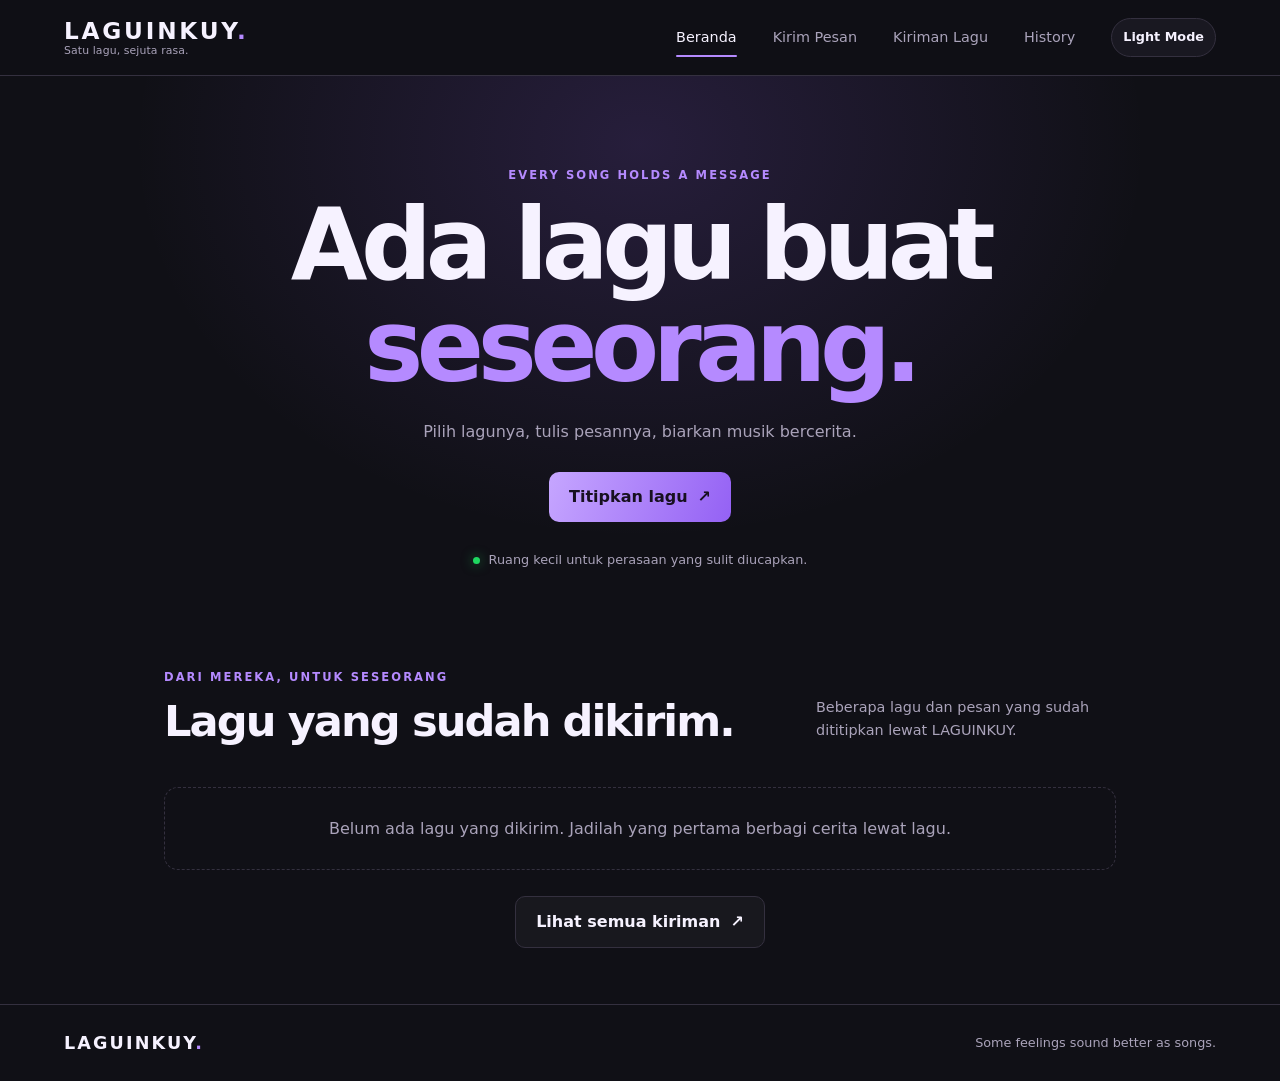
<file: index.html>
<!DOCTYPE html>
<html lang="id">
<head>
  <meta charset="UTF-8">
  <meta name="viewport" content="width=device-width, initial-scale=1.0">
  <meta name="description" content="LAGUIN — titipkan pesan melalui lagu untuk seseorang.">
  <title>Beranda | LAGUINKUY. — Satu lagu, sejuta rasa.</title>
  <link rel="stylesheet" href="style.css">
  <script src="script.js" defer></script>
</head>
<body data-page="beranda">
<header class="site-header">
  <a class="brand" href="index.html" aria-label="LAGUIN Beranda">LAGUINKUY<span>.</span><small>Satu lagu, sejuta rasa.</small></a>
  <nav aria-label="Navigasi utama">
    <a href="index.html" data-nav="beranda">Beranda</a>
    <a href="kirimpesan.html" data-nav="kirimpesan">Kirim Pesan</a>
    <a href="kirimanlagu.html" data-nav="kirimanlagu">Kiriman Lagu</a>
    <a href="history.html" data-nav="history">History</a>
    <button class="theme-toggle" type="button" data-theme-toggle aria-label="Ganti ke mode terang">☀️ <span>Light Mode</span></button>
  </nav>
</header>
<main>
<section class="hero page-view" id="beranda" data-view="beranda">
      <p class="eyebrow">EVERY SONG HOLDS A MESSAGE</p>
      <h1>Ada lagu buat<br><span>seseorang.</span></h1>
      <p class="hero-copy">Pilih lagunya, tulis pesannya, biarkan musik bercerita.</p>
      <a class="button button-primary" href="kirimpesan.html">Titipkan lagu <span aria-hidden="true">↗</span></a>
      <div class="hero-note"><span class="pulse"></span> Ruang kecil untuk perasaan yang sulit diucapkan.</div>
    </section>
<section class="section submissions page-view home-recent" id="lagu-terbaru" data-view="beranda">
      <div class="section-heading">
        <div><p class="eyebrow">DARI MEREKA, UNTUK SESEORANG</p><h2>Lagu yang sudah dikirim.</h2></div>
        <p>Beberapa lagu dan pesan yang sudah dititipkan lewat LAGUINKUY.</p>
      </div>
      <div id="homeMessageResults" class="message-grid"></div>
      <p id="homeEmptyState" class="empty-state">Belum ada lagu yang dikirim. Jadilah yang pertama berbagi cerita lewat lagu.</p>
      <div class="home-recent-action"><a class="button button-secondary" href="kirimanlagu.html"  data-view-link="kiriman">Lihat semua kiriman <span aria-hidden="true">↗</span></a></div>
    </section>
</main>
<footer><a class="brand footer-brand" href="index.html">LAGUINKUY<span>.</span></a><p>Some feelings sound better as songs.</p></footer>
</body>
</html>
</file>
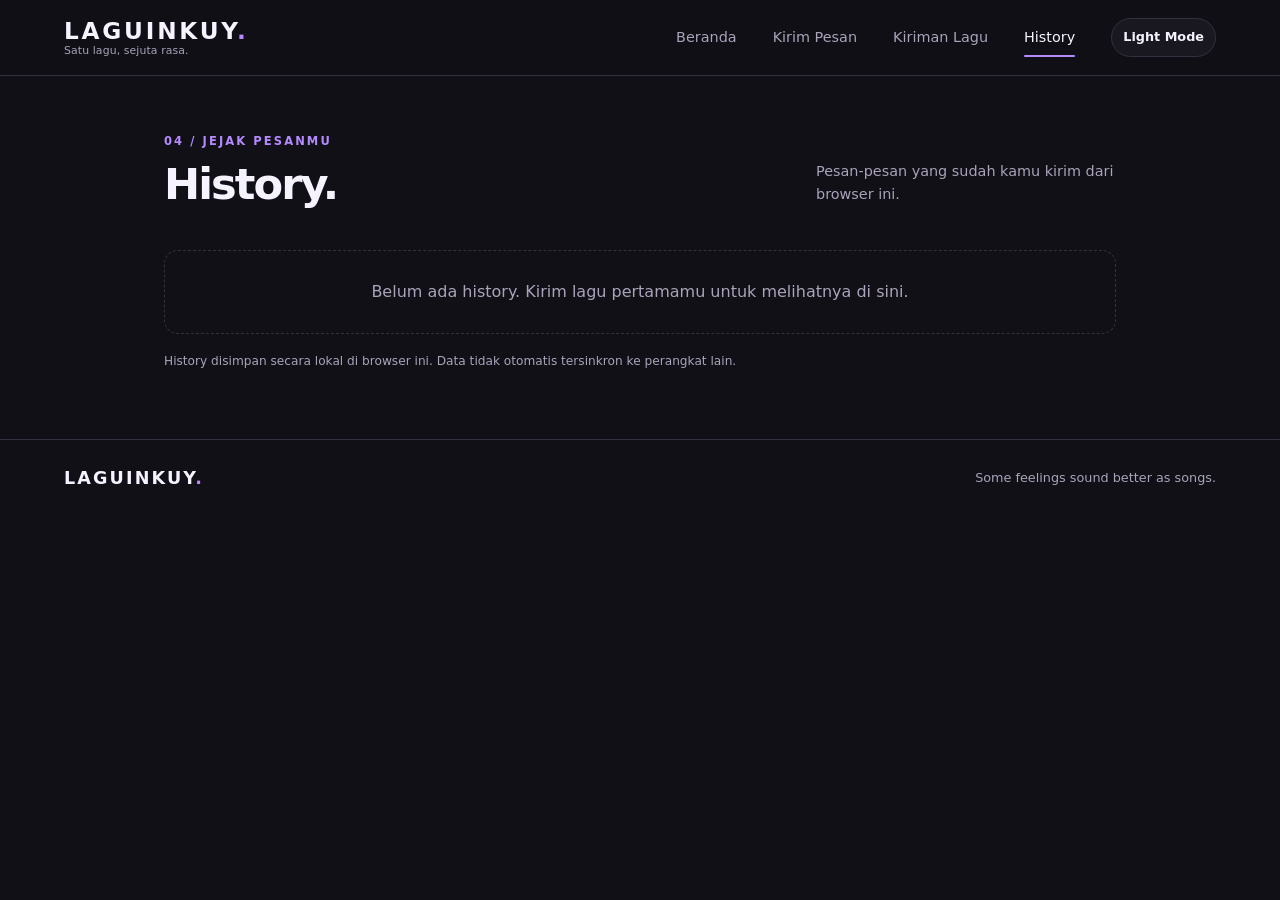
<file: history.html>
<!DOCTYPE html>
<html lang="id">
<head>
  <meta charset="UTF-8">
  <meta name="viewport" content="width=device-width, initial-scale=1.0">
  <meta name="description" content="LAGUIN — titipkan pesan melalui lagu untuk seseorang.">
  <title>History | LAGUINKUY. — Satu lagu, sejuta rasa.</title>
  <link rel="stylesheet" href="style.css">
  <script src="script.js" defer></script>
</head>
<body data-page="history">
<header class="site-header">
  <a class="brand" href="index.html" aria-label="LAGUIN Beranda">LAGUINKUY<span>.</span><small>Satu lagu, sejuta rasa.</small></a>
  <nav aria-label="Navigasi utama">
    <a href="index.html" data-nav="beranda">Beranda</a>
    <a href="kirimpesan.html" data-nav="kirimpesan">Kirim Pesan</a>
    <a href="kirimanlagu.html" data-nav="kirimanlagu">Kiriman Lagu</a>
    <a href="history.html" data-nav="history">History</a>
    <button class="theme-toggle" type="button" data-theme-toggle aria-label="Ganti ke mode terang">☀️ <span>Light Mode</span></button>
  </nav>
</header>
<main>
<section class="section submissions page-view" id="history" data-view="history">
      <div class="section-heading">
        <div><p class="eyebrow">04 / JEJAK PESANMU</p><h2>History.</h2></div>
        <p>Pesan-pesan yang sudah kamu kirim dari browser ini.</p>
      </div>
      <div id="historyResults" class="message-grid"></div>
      <p id="historyEmptyState" class="empty-state">Belum ada history. Kirim lagu pertamamu untuk melihatnya di sini.</p>
      <p class="storage-note">History disimpan secara lokal di browser ini. Data tidak otomatis tersinkron ke perangkat lain.</p>
    </section>
</main>
<footer><a class="brand footer-brand" href="index.html">LAGUINKUY<span>.</span></a><p>Some feelings sound better as songs.</p></footer>
</body>
</html>
</file>
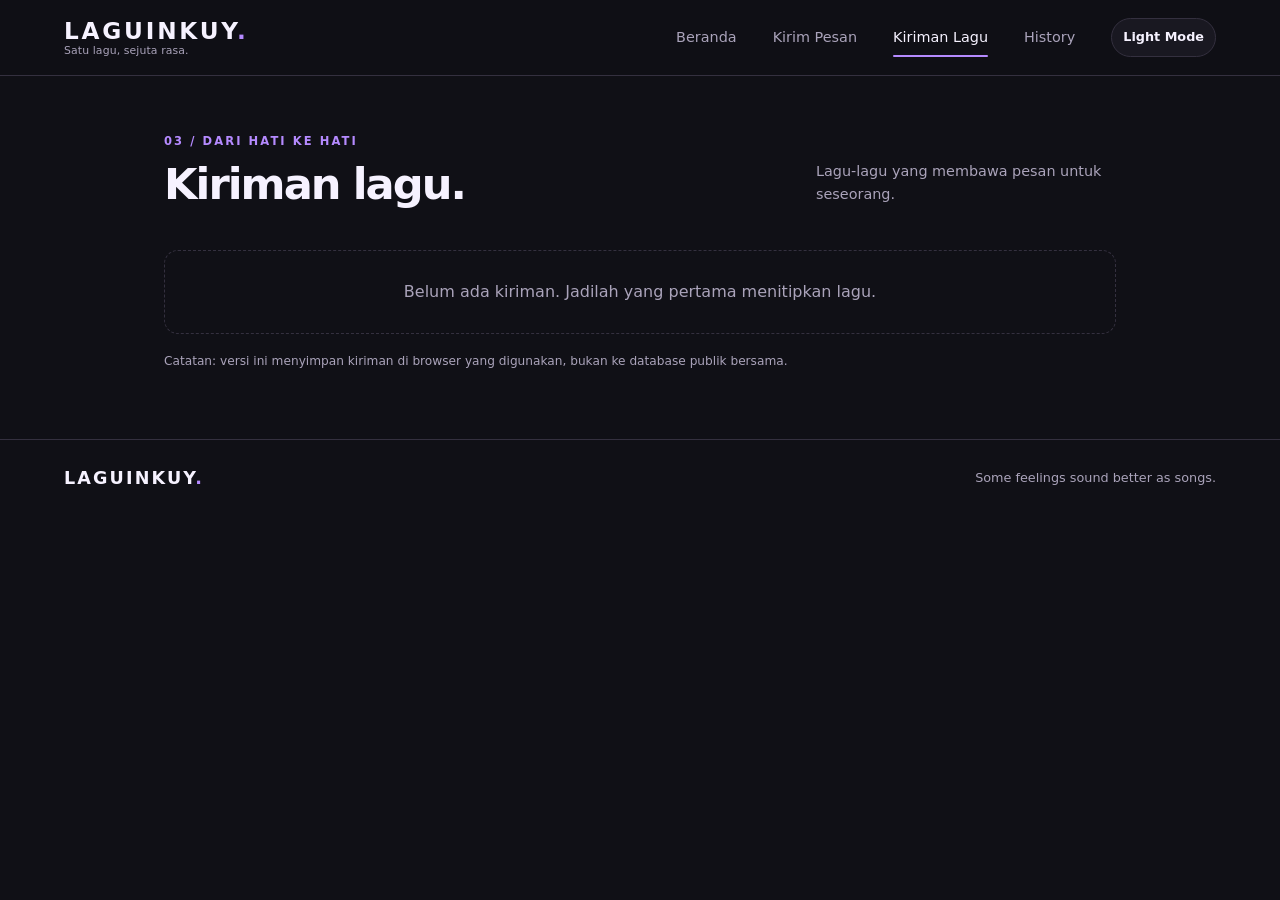
<file: kirimanlagu.html>
<!DOCTYPE html>
<html lang="id">
<head>
  <meta charset="UTF-8">
  <meta name="viewport" content="width=device-width, initial-scale=1.0">
  <meta name="description" content="LAGUIN — titipkan pesan melalui lagu untuk seseorang.">
  <title>Kiriman Lagu | LAGUINKUY. — Satu lagu, sejuta rasa.</title>
  <link rel="stylesheet" href="style.css">
  <script src="script.js" defer></script>
</head>
<body data-page="kirimanlagu">
<header class="site-header">
  <a class="brand" href="index.html" aria-label="LAGUIN Beranda">LAGUINKUY<span>.</span><small>Satu lagu, sejuta rasa.</small></a>
  <nav aria-label="Navigasi utama">
    <a href="index.html" data-nav="beranda">Beranda</a>
    <a href="kirimpesan.html" data-nav="kirimpesan">Kirim Pesan</a>
    <a href="kirimanlagu.html" data-nav="kirimanlagu">Kiriman Lagu</a>
    <a href="history.html" data-nav="history">History</a>
    <button class="theme-toggle" type="button" data-theme-toggle aria-label="Ganti ke mode terang">☀️ <span>Light Mode</span></button>
  </nav>
</header>
<main>
<section class="section submissions page-view" id="kiriman" data-view="kiriman">
      <div class="section-heading">
        <div><p class="eyebrow">03 / DARI HATI KE HATI</p><h2>Kiriman lagu.</h2></div>
        <p>Lagu-lagu yang membawa pesan untuk seseorang.</p>
      </div>
      <div id="messageResults" class="message-grid"></div>
      <p id="emptyState" class="empty-state">Belum ada kiriman. Jadilah yang pertama menitipkan lagu.</p>
      <p class="storage-note">Catatan: versi ini menyimpan kiriman di browser yang digunakan, bukan ke database publik bersama.</p>
    </section>
</main>
<footer><a class="brand footer-brand" href="index.html">LAGUINKUY<span>.</span></a><p>Some feelings sound better as songs.</p></footer>
</body>
</html>
</file>
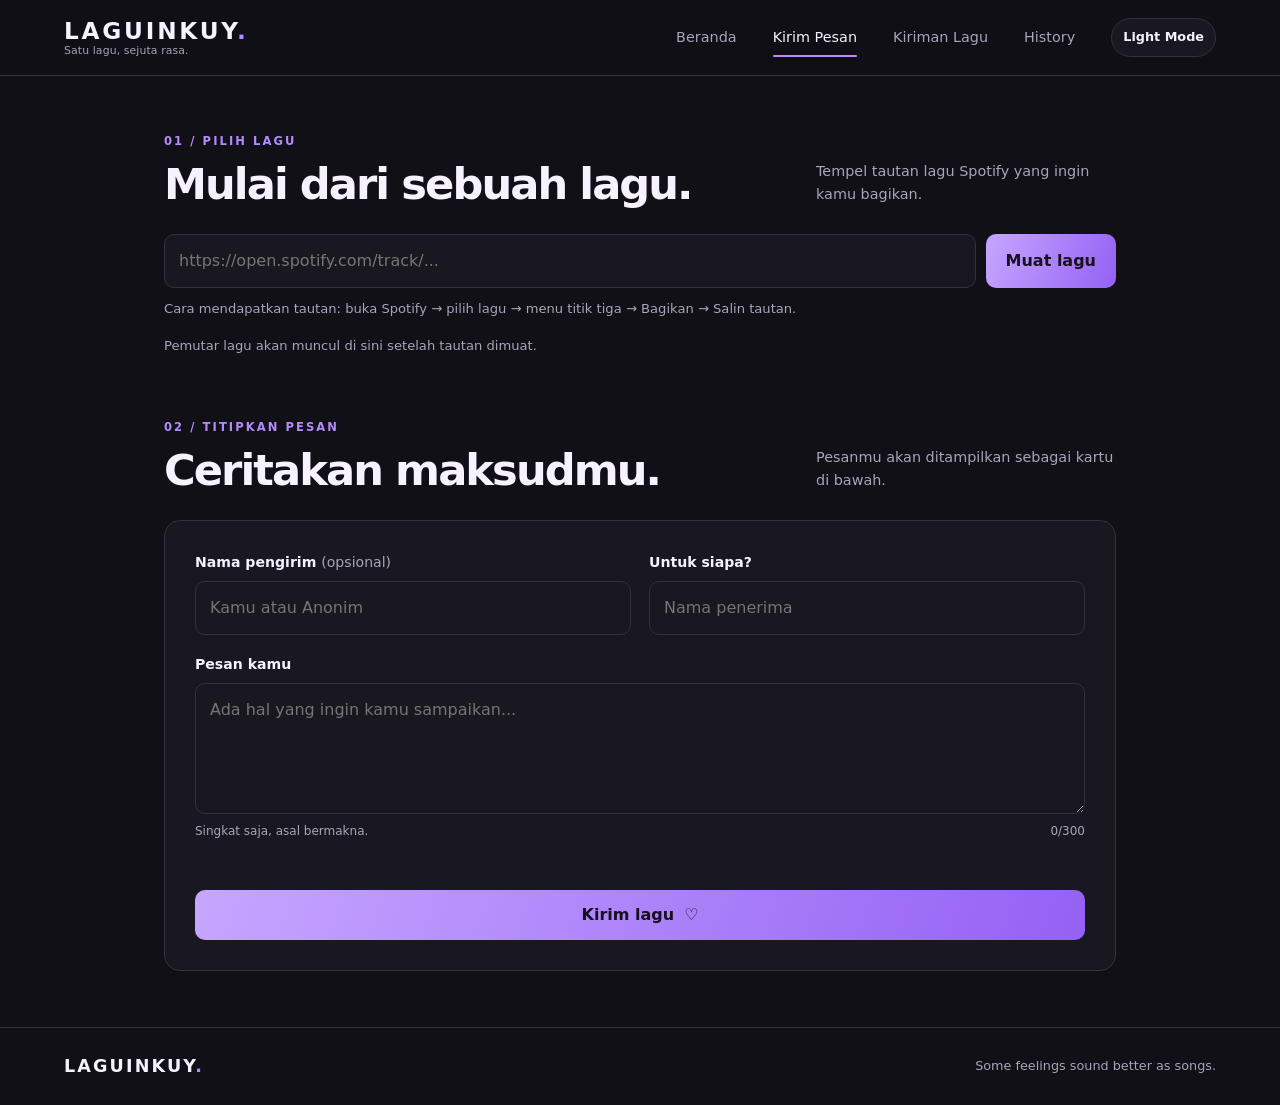
<file: kirimpesan.html>
<!DOCTYPE html>
<html lang="id">
<head>
  <meta charset="UTF-8">
  <meta name="viewport" content="width=device-width, initial-scale=1.0">
  <meta name="description" content="LAGUIN — titipkan pesan melalui lagu untuk seseorang.">
  <title>Kirim Pesan | LAGUINKUY. — Satu lagu, sejuta rasa.</title>
  <link rel="stylesheet" href="style.css">
  <script src="script.js" defer></script>
</head>
<body data-page="kirimpesan">
<header class="site-header">
  <a class="brand" href="index.html" aria-label="LAGUIN Beranda">LAGUINKUY<span>.</span><small>Satu lagu, sejuta rasa.</small></a>
  <nav aria-label="Navigasi utama">
    <a href="index.html" data-nav="beranda">Beranda</a>
    <a href="kirimpesan.html" data-nav="kirimpesan">Kirim Pesan</a>
    <a href="kirimanlagu.html" data-nav="kirimanlagu">Kiriman Lagu</a>
    <a href="history.html" data-nav="history">History</a>
    <button class="theme-toggle" type="button" data-theme-toggle aria-label="Ganti ke mode terang">☀️ <span>Light Mode</span></button>
  </nav>
</header>
<main>
<section class="section page-view" id="buat-kiriman" data-view="buat-kiriman">
      <div class="section-heading">
        <div><p class="eyebrow">01 / PILIH LAGU</p><h2>Mulai dari sebuah lagu.</h2></div>
        <p>Tempel tautan lagu Spotify yang ingin kamu bagikan.</p>
      </div>

      <form id="spotifyForm" class="spotify-form">
        <label class="sr-only" for="spotifyLink">Tautan lagu Spotify</label>
        <input id="spotifyLink" type="url" placeholder="https://open.spotify.com/track/..." required>
        <button class="button button-primary" type="submit">Muat lagu</button>
      </form>
      <p class="helper">Cara mendapatkan tautan: buka Spotify → pilih lagu → menu titik tiga → Bagikan → Salin tautan.</p>
      <p id="spotifyStatus" class="status" role="status" aria-live="polite">Pemutar lagu akan muncul di sini setelah tautan dimuat.</p>
      <div id="spotifyPlayer" class="player-wrap" hidden></div>

      <div class="section-heading message-heading">
        <div><p class="eyebrow">02 / TITIPKAN PESAN</p><h2>Ceritakan maksudmu.</h2></div>
        <p>Pesanmu akan ditampilkan sebagai kartu di bawah.</p>
      </div>
      <form id="messageForm" class="message-form">
        <div class="form-row">
          <div class="field">
            <label for="sender">Nama pengirim <span>(opsional)</span></label>
            <input id="sender" name="sender" maxlength="50" placeholder="Kamu atau Anonim">
          </div>
          <div class="field">
            <label for="recipient">Untuk siapa?</label>
            <input id="recipient" name="recipient" maxlength="50" placeholder="Nama penerima" required>
          </div>
        </div>
        <div class="field">
          <label for="message">Pesan kamu</label>
          <textarea id="message" name="message" maxlength="300" rows="4" placeholder="Ada hal yang ingin kamu sampaikan..." required></textarea>
          <div class="field-foot"><span>Singkat saja, asal bermakna.</span><span id="charCount">0/300</span></div>
        </div>
        <p id="formStatus" class="status" role="status" aria-live="polite"></p>
        <button class="button button-primary submit-button" type="submit">Kirim lagu <span aria-hidden="true">♡</span></button>
      </form>
    </section>
</main>
<footer><a class="brand footer-brand" href="index.html">LAGUINKUY<span>.</span></a><p>Some feelings sound better as songs.</p></footer>
</body>
</html>
</file>
<file: style.css>
:root {
  color-scheme: dark;
  --bg: #101016;
  --panel: #191821;
  --panel-soft: #211e2b;
  --text: #f6f2ff;
  --muted: #aaa3ba;
  --accent: #b58aff;
  --accent-strong: #9461f4;
  --line: #34303f;
  --green: #1ed760;
}
* { box-sizing: border-box; }
html { scroll-behavior: smooth; scroll-padding-top: 90px; }
body { margin: 0; background: var(--bg); color: var(--text); font-family: Inter, ui-sans-serif, system-ui, -apple-system, BlinkMacSystemFont, "Segoe UI", sans-serif; line-height: 1.6; }
a { color: inherit; }
.site-header { min-height: 76px; padding: 16px max(5vw, 22px); display: flex; justify-content: space-between; align-items: center; gap: 24px; border-bottom: 1px solid var(--line); position: sticky; top: 0; z-index: 10; background: rgba(16,16,22,.92); backdrop-filter: blur(16px); }
.brand { font-size: 1.45rem; font-weight: 850; letter-spacing: .12em; text-decoration: none; line-height: 1.15; }
.brand > span { color: var(--accent); }
.brand small { display: block; font-size: .68rem; color: var(--muted); letter-spacing: .01em; font-weight: 450; }
nav { display: flex; gap: clamp(14px, 3vw, 36px); flex-wrap: wrap; }
nav a { text-decoration: none; color: var(--muted); font-size: .9rem; }
nav a:hover, nav a:focus-visible, nav a.active { color: var(--text); }
nav a.active { position: relative; }
nav a.active::after { content: ""; position: absolute; left: 0; right: 0; bottom: -8px; height: 2px; border-radius: 2px; background: var(--accent); }
.hero { min-height: 440px; padding: 90px 24px 72px; display: flex; flex-direction: column; align-items: center; justify-content: center; text-align: center; background: radial-gradient(ellipse at 50% 12%, rgba(150,98,244,.17), transparent 56%); }
.eyebrow { margin: 0 0 10px; color: var(--accent); font-size: .72rem; font-weight: 750; letter-spacing: .18em; }
h1 { margin: 0; font-size: clamp(3rem, 8vw, 6.2rem); line-height: 1.02; letter-spacing: -.065em; }
h1 span { color: var(--accent); }
.hero-copy { color: var(--muted); margin: 22px 0 28px; }
.button { display: inline-flex; align-items: center; justify-content: center; gap: 10px; padding: 12px 20px; border: 0; border-radius: 10px; font: inherit; font-weight: 750; text-decoration: none; cursor: pointer; transition: transform .18s ease, opacity .18s ease, background .18s ease; }
.button:hover { transform: translateY(-1px); }
.button-primary { color: #171020; background: linear-gradient(110deg, #c6a6ff, #9461f4); }
.button-primary:hover { opacity: .92; }
.hero-note { margin-top: 28px; color: var(--muted); font-size: .8rem; display: flex; align-items: center; gap: 9px; }
.pulse { width: 7px; height: 7px; border-radius: 50%; background: var(--green); box-shadow: 0 0 12px rgba(30,215,96,.55); }
.section { max-width: 1000px; margin: 0 auto; padding: 56px 24px; }
.section-heading { display: flex; justify-content: space-between; align-items: end; gap: 28px; margin-bottom: 24px; }
.section-heading h2 { font-size: clamp(1.8rem, 4vw, 2.7rem); letter-spacing: -.045em; line-height: 1.15; margin: 0; }
.section-heading > p { color: var(--muted); max-width: 300px; font-size: .9rem; margin: 0 0 4px; }
.spotify-form { display: flex; gap: 10px; }
input, textarea { width: 100%; padding: 13px 14px; background: var(--panel); color: var(--text); border: 1px solid var(--line); border-radius: 10px; font: inherit; outline: none; }
input:focus, textarea:focus { border-color: var(--accent); box-shadow: 0 0 0 3px rgba(181,138,255,.12); }
.spotify-form input { flex: 1; min-width: 0; }
.helper, .status { color: var(--muted); font-size: .82rem; }
.helper { margin: 10px 0 16px; }
.status { min-height: 1.4em; }
.player-wrap { margin: 18px 0 12px; padding: 10px; border: 1px solid var(--line); border-radius: 14px; background: var(--panel); }
.player-wrap iframe { display: block; width: 100%; border: 0; border-radius: 10px; }
.message-heading { margin-top: 62px; }
.message-form { padding: clamp(18px, 4vw, 30px); background: var(--panel); border: 1px solid var(--line); border-radius: 16px; }
.form-row { display: grid; grid-template-columns: 1fr 1fr; gap: 18px; }
.field { display: flex; flex-direction: column; gap: 8px; margin-bottom: 18px; }
.field label { font-size: .88rem; font-weight: 700; }
.field label span { color: var(--muted); font-weight: 400; }
textarea { resize: vertical; min-height: 120px; }
.field-foot { display: flex; justify-content: space-between; gap: 12px; color: var(--muted); font-size: .75rem; }
.submit-button { width: 100%; }
.message-grid { display: grid; grid-template-columns: repeat(2, minmax(0, 1fr)); gap: 16px; }
.message-card { min-width: 0; padding: 20px; border-radius: 14px; border: 1px solid var(--line); background: linear-gradient(145deg, var(--panel), #17151f); animation: appear .3s ease both; }
.message-card-top { display: flex; gap: 14px; align-items: center; }
.music-mark { flex: 0 0 68px; height: 68px; display: grid; place-items: center; border-radius: 12px; background: rgba(181,138,255,.14); color: var(--accent); font-size: 1.35rem; }
.song-cover { flex: 0 0 68px; width: 68px; height: 68px; object-fit: cover; border-radius: 10px; box-shadow: 0 5px 18px rgba(0,0,0,.25); }
.song-title { margin: 0; font-size: 1rem; overflow-wrap: anywhere; }
.song-subtitle { color: var(--muted); font-size: .82rem; margin: 2px 0 0; }
.message-text { margin: 20px 0; overflow-wrap: anywhere; white-space: pre-wrap; }
.message-meta { border-top: 1px solid var(--line); padding-top: 12px; display: flex; justify-content: space-between; gap: 10px; color: var(--muted); font-size: .78rem; }
.message-meta a { color: var(--accent); text-decoration: none; align-self: center; white-space: nowrap; }
.sender-info { display: flex; flex-direction: column; gap: 1px; min-width: 0; }
.sender-label { font-size: .62rem; letter-spacing: .15em; font-weight: 800; color: var(--accent); }
.sender-name { color: var(--text); font-size: .9rem; overflow-wrap: anywhere; }
.sender-date { font-size: .72rem; color: var(--muted); }
.empty-state { padding: 28px; text-align: center; border: 1px dashed var(--line); border-radius: 14px; color: var(--muted); }
.storage-note { color: var(--muted); font-size: .76rem; margin-top: 18px; }
footer { border-top: 1px solid var(--line); padding: 28px 5vw; display: flex; justify-content: space-between; align-items: center; gap: 20px; color: var(--muted); }
.footer-brand { color: var(--text); font-size: 1.1rem; }
footer p { font-size: .8rem; margin: 0; }
.sr-only { position: absolute; width: 1px; height: 1px; padding: 0; margin: -1px; overflow: hidden; clip: rect(0,0,0,0); white-space: nowrap; border: 0; }
[hidden] { display: none !important; }
@keyframes appear { from { opacity: 0; transform: translateY(8px); } to { opacity: 1; transform: translateY(0); } }
@media (max-width: 650px) {
  .site-header { align-items: flex-start; flex-direction: column; gap: 12px; }
  nav { gap: 18px; }
  .hero { min-height: 390px; padding-top: 68px; }
  .section { padding: 42px 18px; }
  .section-heading { align-items: flex-start; flex-direction: column; gap: 10px; }
  .spotify-form { flex-direction: column; }
  .form-row, .message-grid { grid-template-columns: 1fr; gap: 0; }
  footer { align-items: flex-start; flex-direction: column; }
}
@media (prefers-reduced-motion: reduce) {
  html { scroll-behavior: auto; }
  *, *::before, *::after { animation-duration: .01ms !important; transition-duration: .01ms !important; }
}

.home-recent { padding-top: 26px; }
.home-recent-action { display: flex; justify-content: center; margin-top: 26px; }
.button-secondary { color: var(--text); border: 1px solid var(--line); background: rgba(255,255,255,.035); }
.button-secondary:hover { background: rgba(255,255,255,.08); }


.message-actions { display: flex; align-items: center; gap: 14px; flex-wrap: wrap; justify-content: flex-end; }
.delete-message-button { border: 1px solid rgba(255, 105, 125, .35); background: rgba(255, 105, 125, .08); color: #ff9aa9; border-radius: 8px; padding: 7px 10px; font: inherit; font-size: .78rem; cursor: pointer; }
.delete-message-button:hover { background: rgba(255, 105, 125, .16); }
.delete-message-button:focus-visible { outline: 2px solid var(--accent); outline-offset: 3px; }
@media (max-width: 520px) { .message-meta { align-items: flex-start; } .message-actions { flex-direction: column; align-items: flex-end; gap: 8px; } }

/* Dialog konfirmasi hapus — hanya digunakan dari halaman History. */
.delete-dialog-overlay { position: fixed; inset: 0; z-index: 1000; display: grid; place-items: center; padding: 20px; background: rgba(5, 5, 12, .76); backdrop-filter: blur(8px); animation: deleteFadeIn .18s ease-out; }
.delete-dialog { width: min(100%, 440px); padding: 30px; border: 1px solid rgba(255, 105, 125, .28); border-radius: 22px; background: linear-gradient(145deg, #201b28, #14131b 72%); box-shadow: 0 24px 90px rgba(0, 0, 0, .48); text-align: center; animation: deleteRiseIn .22s ease-out; }
.delete-dialog-icon { display: grid; place-items: center; width: 54px; height: 54px; margin: 0 auto 18px; border: 1px solid rgba(255, 105, 125, .3); border-radius: 18px; background: rgba(255, 105, 125, .1); color: #ff8799; font-size: 1.8rem; font-weight: 800; }
.delete-dialog .eyebrow { margin-bottom: 8px; color: #ff9aa9; letter-spacing: .16em; font-size: .72rem; }
.delete-dialog h2 { margin: 0 0 12px; color: #f7f2ff; font-size: clamp(1.35rem, 4vw, 1.7rem); }
.delete-dialog-copy { margin: 0; color: #b8b1c7; line-height: 1.7; font-size: .95rem; overflow-wrap: anywhere; }
.delete-dialog-song { color: #f6efff; }
.delete-dialog-actions { display: flex; justify-content: center; gap: 12px; margin-top: 26px; }
.delete-dialog-actions .button { min-height: 44px; }
.button-danger { border: 1px solid #ff657d; background: #d9415c; color: #fff; }
.button-danger:hover { background: #ed4d69; box-shadow: 0 8px 24px rgba(217, 65, 92, .24); }
.delete-dialog button:focus-visible { outline: 2px solid #c39aff; outline-offset: 3px; }
@keyframes deleteFadeIn { from { opacity: 0; } to { opacity: 1; } }
@keyframes deleteRiseIn { from { opacity: 0; transform: translateY(10px) scale(.98); } to { opacity: 1; transform: translateY(0) scale(1); } }
@media (max-width: 420px) { .delete-dialog { padding: 24px 18px; } .delete-dialog-actions { flex-direction: column-reverse; } .delete-dialog-actions .button { width: 100%; } }
@media (prefers-reduced-motion: reduce) { .delete-dialog-overlay, .delete-dialog { animation: none; } }


/* Tema terang: nilai default tetap dark mode agar tampilan awal tidak berubah. */
:root[data-theme="light"] {
  color-scheme: light;
  --bg: #f7f6fb;
  --panel: #ffffff;
  --panel-soft: #eeebf5;
  --text: #211b2b;
  --muted: #716a80;
  --accent: #8050d9;
  --accent-strong: #6e3cc6;
  --line: #e1dce9;
  --green: #168d48;
}
:root[data-theme="light"] .site-header { background: rgba(247,246,251,.92); }
:root[data-theme="light"] .hero { background: radial-gradient(ellipse at 50% 12%, rgba(150,98,244,.12), transparent 56%); }
:root[data-theme="light"] .message-card { background: linear-gradient(145deg, var(--panel), #f1eef7); }
:root[data-theme="light"] .button-secondary { background: rgba(30,20,50,.035); }
:root[data-theme="light"] .button-secondary:hover { background: rgba(30,20,50,.08); }
:root[data-theme="light"] .delete-dialog { background: linear-gradient(145deg, #ffffff, #f4f0fa 72%); }
:root[data-theme="light"] .delete-dialog h2 { color: #211b2b; }
:root[data-theme="light"] .delete-dialog-copy { color: #716a80; }
:root[data-theme="light"] .delete-dialog-song { color: #211b2b; }
.theme-toggle { display: inline-flex; align-items: center; justify-content: center; gap: 7px; padding: 8px 11px; border: 1px solid var(--line); border-radius: 999px; background: var(--panel); color: var(--text); font: inherit; font-size: .8rem; font-weight: 700; cursor: pointer; white-space: nowrap; transition: background .18s ease, transform .18s ease; }
.theme-toggle:hover { transform: translateY(-1px); background: var(--panel-soft); }
.theme-toggle:focus-visible { outline: 2px solid var(--accent); outline-offset: 3px; }
nav { align-items: center; }
</file>
